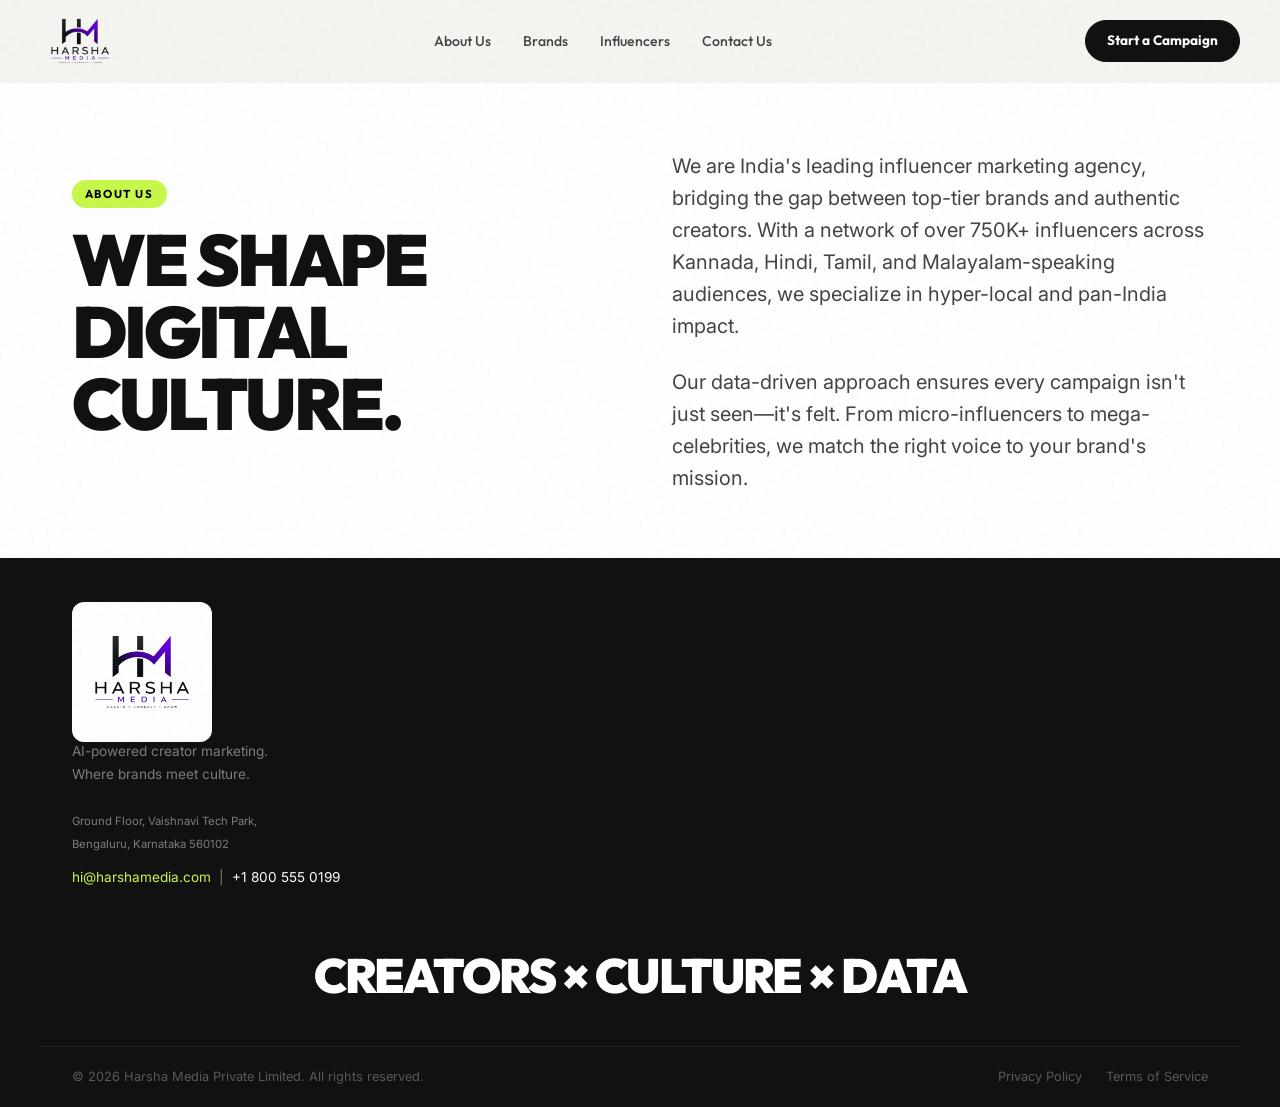
<file: about.html>
<!DOCTYPE html>
<html lang="en">
<head>
  <meta charset="UTF-8" />
  <meta name="viewport" content="width=device-width, initial-scale=1.0" />
  <title>Harsha Media — Premium Influencer Marketing Agency</title>
  <meta name="description" content="Leading influencer marketing agency in India with 750K+ creators network. Drive 10X better reach with Nano, Micro, Macro, Mega influencer to celebrity campaigns." />
  <link rel="preconnect" href="https://fonts.googleapis.com" />
  <link rel="preconnect" href="https://fonts.gstatic.com" crossorigin />
  <link href="https://fonts.googleapis.com/css2?family=Outfit:wght@300;400;500;600;700;800;900&family=Inter:wght@300;400;500;600&display=swap" rel="stylesheet" />
  <link rel="stylesheet" href="styles.css?v=3" />
</head>
<body style="position: relative;">
  <div class="noise-overlay"></div>

<!-- ================= NAV ================= -->
  <nav class="navbar" id="navbar">
    <div class="nav-container">
      <a href="index.html" class="nav-logo-wrap" id="nav-logo" aria-label="Harsha Media Home" style="text-decoration: none; display: flex; align-items: center;">
        <img src="harsha_logo.png" alt="Harsha Media Logo" style="height: 80px; margin: -15px 0; mix-blend-mode: multiply;" onerror="this.style.display='none'; this.nextElementSibling.style.display='block';" />
        <div class="logo-text" style="display:none; font-family: var(--font); font-size: 1.5rem; font-weight: 900; letter-spacing: -0.05em; color: var(--black);">HARSHA MEDIA</div>
      </a>
      <ul class="nav-links" id="nav-links">
        <li><a href="about.html">About Us</a></li>
        <li><a href="brands.html">Brands</a></li>
        <li><a href="influencers.html">Influencers</a></li>
        <li><a href="index.html#contact">Contact Us</a></li>
      </ul>
      <a href="#campaign-builder" class="btn-outline nav-cta" id="nav-cta" aria-label="Start a Campaign">Start a Campaign</a>
      <button class="hamburger" id="hamburger" aria-label="Toggle Menu">
        <span></span><span></span><span></span>
      </button>
    </div>
  </nav>


  <!-- ================= ABOUT HERO ================= -->
  <section class="hero page-hero">
    <div class="section-container" style="max-width: 1200px; margin: 0 auto;">
      <div class="about-grid">
        <div>
          <div class="section-eyebrow lime reveal">About Us</div>
          <h1 class="hero-title page-title reveal">
            WE SHAPE DIGITAL <span class="accent">CULTURE.</span>
          </h1>
        </div>
        <div class="reveal reveal-delay-1">
          <p style="font-size: 1.25rem; line-height: 1.6; color: var(--gray); margin-bottom: 1.5rem;">
            We are India's leading influencer marketing agency, bridging the gap between top-tier brands and authentic creators. With a network of over 750K+ influencers across Kannada, Hindi, Tamil, and Malayalam-speaking audiences, we specialize in hyper-local and pan-India impact.
          </p>
          <p style="font-size: 1.25rem; line-height: 1.6; color: var(--gray);">
            Our data-driven approach ensures every campaign isn't just seen—it's felt. From micro-influencers to mega-celebrities, we match the right voice to your brand's mission.
          </p>
        </div>
      </div>
    </div>
  </section>


<!-- ================= FOOTER ================= -->
  <footer class="footer" id="footer">
    <div class="footer-container">
      <div class="footer-brand">
        <a href="#" class="footer-logo-wrap" aria-label="Harsha Media Home" style="text-decoration: none;">
          <img src="harsha_logo.png" alt="Harsha Media Logo" style="height: 140px; background-color: white; border-radius: 12px; padding: 5px; margin: -20px 0;" onerror="this.style.display='none'; this.nextElementSibling.style.display='block';" />
          <div class="logo-text" style="display:none; font-family: var(--font); font-size: 2rem; font-weight: 900; letter-spacing: -0.05em; color: #fff;">HARSHA MEDIA</div>
          <span class="footer-logo-text" style="display:none;">Harsha Media</span>
        </a>
        <p class="footer-tagline">AI-powered creator marketing.<br />Where brands meet culture.<br /><br />
        <small>Ground Floor, Vaishnavi Tech Park,<br />Bengaluru, Karnataka 560102</small></p>
        <p class="footer-email"><a href="mailto:hi@harshamedia.com" style="color: var(--lime);">hi@harshamedia.com</a> &nbsp;|&nbsp; <a href="tel:+18005550199" style="color: #fff; text-decoration: none;">+1 800 555 0199</a></p>
      </div>
    </div>
    <div style="text-align: center; font-family: var(--font); font-size: 3rem; font-weight: 900; letter-spacing: -0.04em; margin-bottom: 2rem; color: #fff;">CREATORS × CULTURE × DATA</div>
    <div class="footer-bottom">
      <span>© 2026 Harsha Media Private Limited. All rights reserved.</span>
      <div class="footer-legal">
        <a href="#">Privacy Policy</a>
        <a href="#">Terms of Service</a>
      </div>
    </div>
  </footer>

  <script src="script.js"></script>
  <script>
    document.addEventListener('DOMContentLoaded', () => {
      // Reveal animations
      const observer = new IntersectionObserver((entries) => {
        entries.forEach(entry => {
          if (entry.isIntersecting) {
            entry.target.classList.add('visible');
          }
        });
      }, { threshold: 0.1, rootMargin: "0px 0px -50px 0px" });

      document.querySelectorAll('.reveal').forEach(el => observer.observe(el));

      // Magnetic Buttons
      const magneticBtns = document.querySelectorAll('.btn-primary, .btn-ghost, .btn-outline, .nav-cta, .co-btn');
      magneticBtns.forEach(btn => {
        btn.addEventListener('mousemove', (e) => {
          const rect = btn.getBoundingClientRect();
          const x = e.clientX - rect.left - rect.width / 2;
          const y = e.clientY - rect.top - rect.height / 2;
          btn.style.transform = `translate(${x * 0.3}px, ${y * 0.3}px)`;
        });
        btn.addEventListener('mouseleave', () => {
          btn.style.transform = 'translate(0px, 0px)';
        });
      });

      // Navbar scroll effect
      const navbar = document.getElementById('navbar');
      window.addEventListener('scroll', () => {
        if (window.scrollY > 50) {
          navbar.classList.add('scrolled');
        } else {
          navbar.classList.remove('scrolled');
        }
      });

      // Path steps interaction (Scroll-driven)
      const scrollSteps = document.querySelectorAll('.scroll-step');
      const mockUIs = document.querySelectorAll('.mock-ui');
      
      if(scrollSteps.length > 0) {
        const stepObserver = new IntersectionObserver((entries) => {
          entries.forEach(entry => {
            if (entry.isIntersecting) {
              const stepNum = entry.target.getAttribute('data-step');
              
              scrollSteps.forEach(s => s.classList.remove('active'));
              entry.target.classList.add('active');
              
              mockUIs.forEach(ui => ui.classList.remove('active'));
              const targetUI = document.getElementById(`ui-${stepNum}`);
              if(targetUI) targetUI.classList.add('active');
            }
          });
        }, { threshold: 0.5, rootMargin: "0px 0px -10% 0px" });

        scrollSteps.forEach(step => stepObserver.observe(step));
      }

      // Services interaction
      const serviceItems = document.querySelectorAll('.service-item');
      serviceItems.forEach(item => {
          item.addEventListener('mouseenter', () => {
              serviceItems.forEach(s => s.classList.remove('active'));
              item.classList.add('active');
          });
      });
      
      // Smooth scrolling for anchor links
      document.querySelectorAll('a[href^="#"]').forEach(anchor => {
        anchor.addEventListener('click', function (e) {
            e.preventDefault();
            const targetId = this.getAttribute('href');
            if(targetId === '#') return;
            const target = document.querySelector(targetId);
            if(target) {
                target.scrollIntoView({
                    behavior: 'smooth'
                });
            }
        });
      });
      // Campaign Builder Logic
      const cbGoals = document.querySelectorAll('#cb-goal .cb-pill');
      const cbAudiences = document.querySelectorAll('#cb-audience .cb-pill');
      const cbCategories = document.querySelectorAll('#cb-category .cb-pill');
      const budgetRange = document.getElementById('budgetRange');
      const budgetDisplay = document.getElementById('budgetDisplay');
      const strategyTitle = document.getElementById('strategyTitle');
      const statCreators = document.getElementById('cb-stat-creators');
      const statReach = document.getElementById('cb-stat-reach');

      function updateStrategy() {
        const activeGoal = document.querySelector('#cb-goal .cb-pill.active').textContent;
        const activeAudience = document.querySelector('#cb-audience .cb-pill.active').textContent;
        const activeCategory = document.querySelector('#cb-category .cb-pill.active').textContent;
        const budget = budgetRange.value;
        
        budgetDisplay.textContent = `₹${budget}L`;
        strategyTitle.textContent = `High-Impact ${activeAudience} ${activeGoal}`;
        
        const creators = Math.floor(budget * 2.5);
        const reach = (budget * 0.15).toFixed(1);
        
        statCreators.textContent = `${creators}+`;
        statReach.textContent = `${reach}M`;
      }

      function setupPills(pills) {
        pills.forEach(pill => {
          pill.addEventListener('click', () => {
            pills.forEach(p => p.classList.remove('active'));
            pill.classList.add('active');
            updateStrategy();
          });
        });
      }

      setupPills(cbGoals);
      setupPills(cbAudiences);
      setupPills(cbCategories);
      if(budgetRange) budgetRange.addEventListener('input', updateStrategy);

      // Backers Interactive Logic
      const biItems = document.querySelectorAll('.bi-item');
      const biMainImg = document.getElementById('bi-main-img');
      const biMainName = document.getElementById('bi-main-name');
      const biMainTitle = document.getElementById('bi-main-title');

      biItems.forEach(item => {
        item.addEventListener('mouseenter', () => {
          biItems.forEach(i => i.classList.remove('active'));
          item.classList.add('active');
          
          biMainImg.style.opacity = '0';
          setTimeout(() => {
            biMainImg.src = item.getAttribute('data-img');
            biMainImg.alt = item.getAttribute('data-name');
            biMainName.textContent = item.getAttribute('data-name');
            biMainTitle.innerHTML = item.getAttribute('data-title');
            biMainImg.style.opacity = '1';
          }, 150);
        });
      });
    });
  </script>

</body>
</html>
</file>
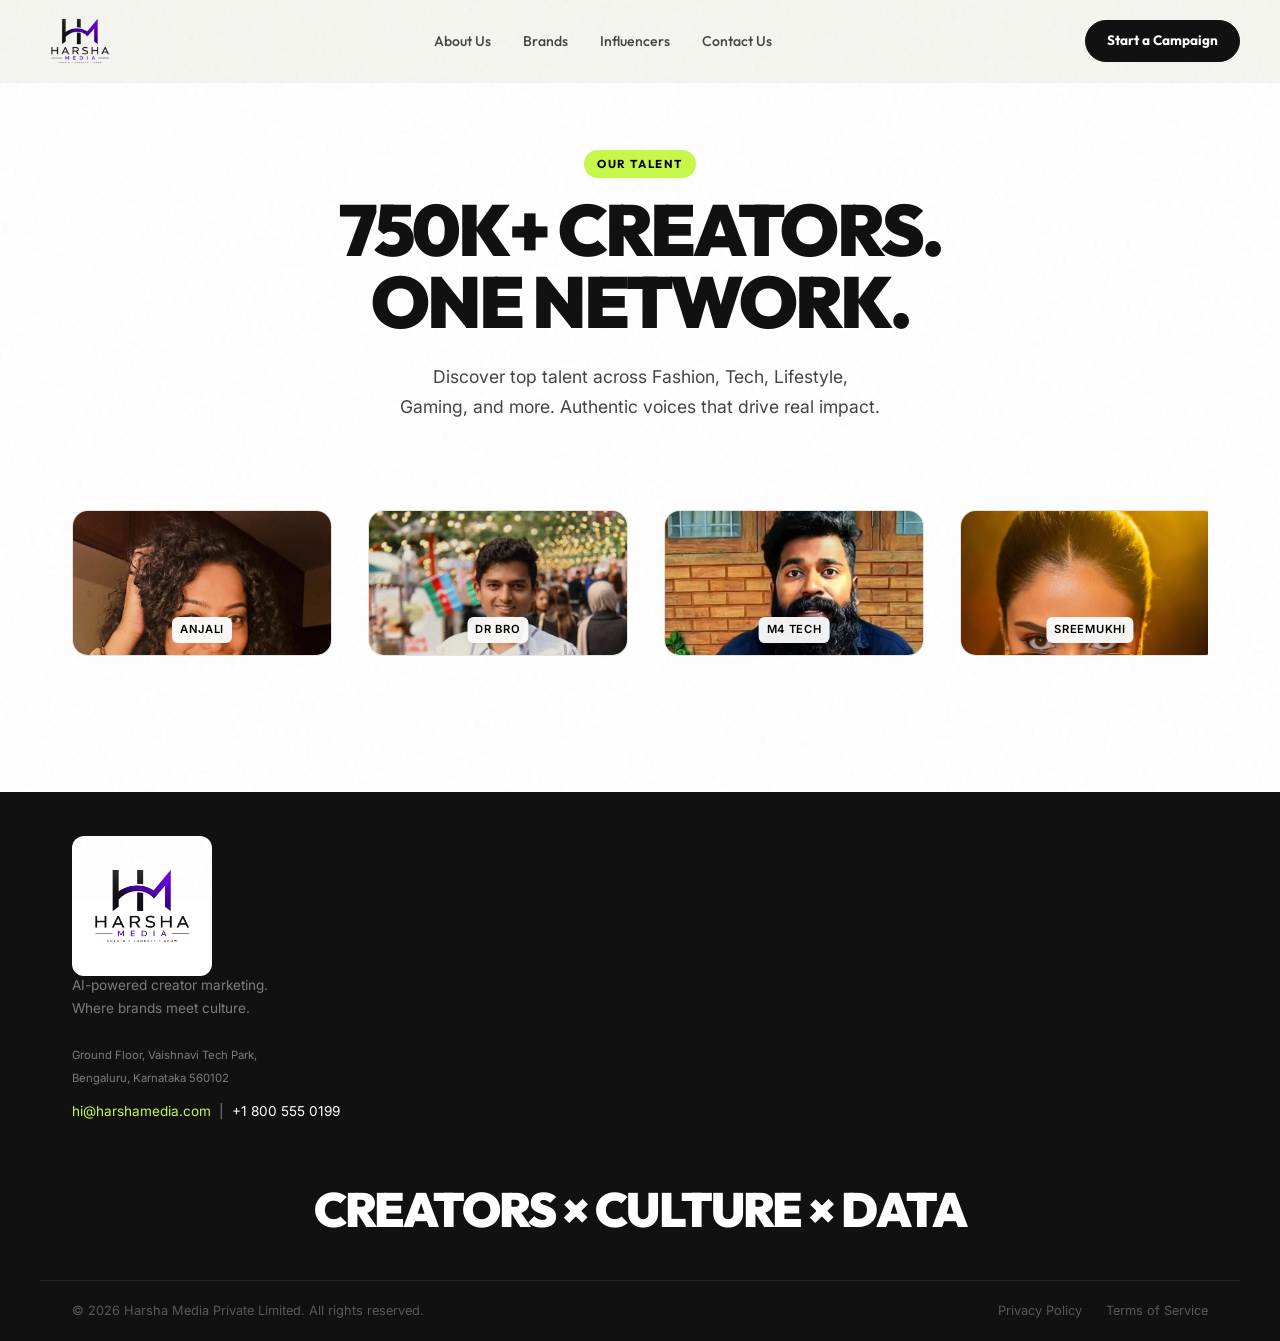
<file: influencers.html>
<!DOCTYPE html>
<html lang="en">
<head>
  <meta charset="UTF-8" />
  <meta name="viewport" content="width=device-width, initial-scale=1.0" />
  <title>Harsha Media — Premium Influencer Marketing Agency</title>
  <meta name="description" content="Leading influencer marketing agency in India with 750K+ creators network. Drive 10X better reach with Nano, Micro, Macro, Mega influencer to celebrity campaigns." />
  <link rel="preconnect" href="https://fonts.googleapis.com" />
  <link rel="preconnect" href="https://fonts.gstatic.com" crossorigin />
  <link href="https://fonts.googleapis.com/css2?family=Outfit:wght@300;400;500;600;700;800;900&family=Inter:wght@300;400;500;600&display=swap" rel="stylesheet" />
  <link rel="stylesheet" href="styles.css?v=3" />
</head>
<body style="position: relative;">
  <div class="noise-overlay"></div>

<!-- ================= NAV ================= -->
  <nav class="navbar" id="navbar">
    <div class="nav-container">
      <a href="index.html" class="nav-logo-wrap" id="nav-logo" aria-label="Harsha Media Home" style="text-decoration: none; display: flex; align-items: center;">
        <img src="harsha_logo.png" alt="Harsha Media Logo" style="height: 80px; margin: -15px 0; mix-blend-mode: multiply;" onerror="this.style.display='none'; this.nextElementSibling.style.display='block';" />
        <div class="logo-text" style="display:none; font-family: var(--font); font-size: 1.5rem; font-weight: 900; letter-spacing: -0.05em; color: var(--black);">HARSHA MEDIA</div>
      </a>
      <ul class="nav-links" id="nav-links">
        <li><a href="about.html">About Us</a></li>
        <li><a href="brands.html">Brands</a></li>
        <li><a href="influencers.html">Influencers</a></li>
        <li><a href="index.html#contact">Contact Us</a></li>
      </ul>
      <a href="#campaign-builder" class="btn-outline nav-cta" id="nav-cta" aria-label="Start a Campaign">Start a Campaign</a>
      <button class="hamburger" id="hamburger" aria-label="Toggle Menu">
        <span></span><span></span><span></span>
      </button>
    </div>
  </nav>


  <!-- ================= INFLUENCERS HERO ================= -->
  <section class="hero page-hero">
    <div class="section-container" style="max-width: 1200px; margin: 0 auto; text-align: center;">
      <div class="section-eyebrow lime reveal">Our Talent</div>
      <h1 class="hero-title page-title reveal">
        750K+ CREATORS.<br/><span class="accent">ONE NETWORK.</span>
      </h1>
      <p class="hero-subtitle reveal reveal-delay-1" style="margin: 0 auto 3rem; max-width: 600px;">
        Discover top talent across Fashion, Tech, Lifestyle, Gaming, and more. Authentic voices that drive real impact.
      </p>
      
      <div class="creator-marquee-container" style="margin-top: 4rem;">
          <div class="creator-marquee-row" style="animation-duration: 20s;">
            <!-- Block 1 -->
            <div class="creator-card">
              <img src="anjali.jpg" alt="Anjali" loading="lazy" />
              <div class="creator-label">ANJALI</div>
            </div>
            <div class="creator-card">
              <img src="drbro.jpg" alt="Dr Bro" loading="lazy" />
              <div class="creator-label">DR BRO</div>
            </div>
            <div class="creator-card">
              <img src="m4tech.jpg" alt="M4 Tech" loading="lazy" />
              <div class="creator-label">M4 TECH</div>
            </div>
            <div class="creator-card">
              <img src="sreemukhi.jpg" alt="Sreemukhi" loading="lazy" />
              <div class="creator-label">SREEMUKHI</div>
            </div>
            <!-- Block 2 -->
            <div class="creator-card">
              <img src="anjali.jpg" alt="Anjali" loading="lazy" />
              <div class="creator-label">ANJALI</div>
            </div>
            <div class="creator-card">
              <img src="drbro.jpg" alt="Dr Bro" loading="lazy" />
              <div class="creator-label">DR BRO</div>
            </div>
            <div class="creator-card">
              <img src="m4tech.jpg" alt="M4 Tech" loading="lazy" />
              <div class="creator-label">M4 TECH</div>
            </div>
            <div class="creator-card">
              <img src="sreemukhi.jpg" alt="Sreemukhi" loading="lazy" />
              <div class="creator-label">SREEMUKHI</div>
            </div>
          </div>
      </div>
    </div>
  </section>


<!-- ================= FOOTER ================= -->
  <footer class="footer" id="footer">
    <div class="footer-container">
      <div class="footer-brand">
        <a href="#" class="footer-logo-wrap" aria-label="Harsha Media Home" style="text-decoration: none;">
          <img src="harsha_logo.png" alt="Harsha Media Logo" style="height: 140px; background-color: white; border-radius: 12px; padding: 5px; margin: -20px 0;" onerror="this.style.display='none'; this.nextElementSibling.style.display='block';" />
          <div class="logo-text" style="display:none; font-family: var(--font); font-size: 2rem; font-weight: 900; letter-spacing: -0.05em; color: #fff;">HARSHA MEDIA</div>
          <span class="footer-logo-text" style="display:none;">Harsha Media</span>
        </a>
        <p class="footer-tagline">AI-powered creator marketing.<br />Where brands meet culture.<br /><br />
        <small>Ground Floor, Vaishnavi Tech Park,<br />Bengaluru, Karnataka 560102</small></p>
        <p class="footer-email"><a href="mailto:hi@harshamedia.com" style="color: var(--lime);">hi@harshamedia.com</a> &nbsp;|&nbsp; <a href="tel:+18005550199" style="color: #fff; text-decoration: none;">+1 800 555 0199</a></p>
      </div>
    </div>
    <div style="text-align: center; font-family: var(--font); font-size: 3rem; font-weight: 900; letter-spacing: -0.04em; margin-bottom: 2rem; color: #fff;">CREATORS × CULTURE × DATA</div>
    <div class="footer-bottom">
      <span>© 2026 Harsha Media Private Limited. All rights reserved.</span>
      <div class="footer-legal">
        <a href="#">Privacy Policy</a>
        <a href="#">Terms of Service</a>
      </div>
    </div>
  </footer>

  <script src="script.js"></script>
  <script>
    document.addEventListener('DOMContentLoaded', () => {
      // Reveal animations
      const observer = new IntersectionObserver((entries) => {
        entries.forEach(entry => {
          if (entry.isIntersecting) {
            entry.target.classList.add('visible');
          }
        });
      }, { threshold: 0.1, rootMargin: "0px 0px -50px 0px" });

      document.querySelectorAll('.reveal').forEach(el => observer.observe(el));

      // Magnetic Buttons
      const magneticBtns = document.querySelectorAll('.btn-primary, .btn-ghost, .btn-outline, .nav-cta, .co-btn');
      magneticBtns.forEach(btn => {
        btn.addEventListener('mousemove', (e) => {
          const rect = btn.getBoundingClientRect();
          const x = e.clientX - rect.left - rect.width / 2;
          const y = e.clientY - rect.top - rect.height / 2;
          btn.style.transform = `translate(${x * 0.3}px, ${y * 0.3}px)`;
        });
        btn.addEventListener('mouseleave', () => {
          btn.style.transform = 'translate(0px, 0px)';
        });
      });

      // Navbar scroll effect
      const navbar = document.getElementById('navbar');
      window.addEventListener('scroll', () => {
        if (window.scrollY > 50) {
          navbar.classList.add('scrolled');
        } else {
          navbar.classList.remove('scrolled');
        }
      });

      // Path steps interaction (Scroll-driven)
      const scrollSteps = document.querySelectorAll('.scroll-step');
      const mockUIs = document.querySelectorAll('.mock-ui');
      
      if(scrollSteps.length > 0) {
        const stepObserver = new IntersectionObserver((entries) => {
          entries.forEach(entry => {
            if (entry.isIntersecting) {
              const stepNum = entry.target.getAttribute('data-step');
              
              scrollSteps.forEach(s => s.classList.remove('active'));
              entry.target.classList.add('active');
              
              mockUIs.forEach(ui => ui.classList.remove('active'));
              const targetUI = document.getElementById(`ui-${stepNum}`);
              if(targetUI) targetUI.classList.add('active');
            }
          });
        }, { threshold: 0.5, rootMargin: "0px 0px -10% 0px" });

        scrollSteps.forEach(step => stepObserver.observe(step));
      }

      // Services interaction
      const serviceItems = document.querySelectorAll('.service-item');
      serviceItems.forEach(item => {
          item.addEventListener('mouseenter', () => {
              serviceItems.forEach(s => s.classList.remove('active'));
              item.classList.add('active');
          });
      });
      
      // Smooth scrolling for anchor links
      document.querySelectorAll('a[href^="#"]').forEach(anchor => {
        anchor.addEventListener('click', function (e) {
            e.preventDefault();
            const targetId = this.getAttribute('href');
            if(targetId === '#') return;
            const target = document.querySelector(targetId);
            if(target) {
                target.scrollIntoView({
                    behavior: 'smooth'
                });
            }
        });
      });
      // Campaign Builder Logic
      const cbGoals = document.querySelectorAll('#cb-goal .cb-pill');
      const cbAudiences = document.querySelectorAll('#cb-audience .cb-pill');
      const cbCategories = document.querySelectorAll('#cb-category .cb-pill');
      const budgetRange = document.getElementById('budgetRange');
      const budgetDisplay = document.getElementById('budgetDisplay');
      const strategyTitle = document.getElementById('strategyTitle');
      const statCreators = document.getElementById('cb-stat-creators');
      const statReach = document.getElementById('cb-stat-reach');

      function updateStrategy() {
        const activeGoal = document.querySelector('#cb-goal .cb-pill.active').textContent;
        const activeAudience = document.querySelector('#cb-audience .cb-pill.active').textContent;
        const activeCategory = document.querySelector('#cb-category .cb-pill.active').textContent;
        const budget = budgetRange.value;
        
        budgetDisplay.textContent = `₹${budget}L`;
        strategyTitle.textContent = `High-Impact ${activeAudience} ${activeGoal}`;
        
        const creators = Math.floor(budget * 2.5);
        const reach = (budget * 0.15).toFixed(1);
        
        statCreators.textContent = `${creators}+`;
        statReach.textContent = `${reach}M`;
      }

      function setupPills(pills) {
        pills.forEach(pill => {
          pill.addEventListener('click', () => {
            pills.forEach(p => p.classList.remove('active'));
            pill.classList.add('active');
            updateStrategy();
          });
        });
      }

      setupPills(cbGoals);
      setupPills(cbAudiences);
      setupPills(cbCategories);
      if(budgetRange) budgetRange.addEventListener('input', updateStrategy);

      // Backers Interactive Logic
      const biItems = document.querySelectorAll('.bi-item');
      const biMainImg = document.getElementById('bi-main-img');
      const biMainName = document.getElementById('bi-main-name');
      const biMainTitle = document.getElementById('bi-main-title');

      biItems.forEach(item => {
        item.addEventListener('mouseenter', () => {
          biItems.forEach(i => i.classList.remove('active'));
          item.classList.add('active');
          
          biMainImg.style.opacity = '0';
          setTimeout(() => {
            biMainImg.src = item.getAttribute('data-img');
            biMainImg.alt = item.getAttribute('data-name');
            biMainName.textContent = item.getAttribute('data-name');
            biMainTitle.innerHTML = item.getAttribute('data-title');
            biMainImg.style.opacity = '1';
          }, 150);
        });
      });
    });
  </script>

</body>
</html>
</file>
<file: styles.css>
/* INFLUENCE - LIGHT EDITORIAL REDESIGN */
*, *::before, *::after { box-sizing: border-box; margin: 0; padding: 0; }
:root {
  --bg: #f5f5f0; --bg-white: #ffffff; --bg-card: #f0f0eb;
  --lime: #c8f84b; --lime-dark: #a8d832; --lime-soft: #eefabb;
  --black: #111111; --black2: #1c1c1c; --gray: #444444; /* Darkened for better contrast/a11y */
  --gray-light: #666666; /* Darkened for better contrast/a11y */
  --border: #e2e2de; --border-dark: #c8c8c0; --teal: #2a6e5e;
  --shadow-sm: 0 2px 12px rgba(0,0,0,0.07); --shadow-md: 0 8px 32px rgba(0,0,0,0.10); --shadow-lg: 0 20px 60px rgba(0,0,0,0.13);
  --radius-sm: 10px; --radius: 16px; --radius-lg: 24px; --radius-xl: 32px;
  --font: 'Outfit', sans-serif; --font-body: 'Inter', sans-serif;
  --transition: 0.3s cubic-bezier(0.25,0.46,0.45,0.94);
}
html { scroll-behavior: smooth; font-size: 16px; overflow-x: hidden; width: 100%; }
body { font-family: var(--font-body); background: var(--bg); color: var(--black); overflow-x: hidden; width: 100%; position: relative; -webkit-font-smoothing: antialiased; line-height: 1.6; }
::-webkit-scrollbar { width: 4px; } ::-webkit-scrollbar-track { background: var(--bg); } ::-webkit-scrollbar-thumb { background: var(--lime-dark); border-radius: 2px; }
::selection { background: var(--lime); color: #000; }
.noise-overlay { position: fixed; inset: 0; pointer-events: none; z-index: 9999; opacity: 0.05; background-image: url("data:image/svg+xml,%3Csvg viewBox='0 0 200 200' xmlns='http://www.w3.org/2000/svg'%3E%3Cfilter id='noiseFilter'%3E%3CfeTurbulence type='fractalNoise' baseFrequency='0.85' numOctaves='3' stitchTiles='stitch'/%3E%3C/filter%3E%3Crect width='100%25' height='100%25' filter='url(%23noiseFilter)'/%3E%3C/svg%3E"); mix-blend-mode: multiply; }
.section-container { width: 100%; max-width: 1200px; margin: 0 auto; padding: 0 2rem; min-width: 0; }
.section-eyebrow { display: inline-flex; align-items: center; gap: 0.5rem; font-family: var(--font); font-size: 0.72rem; font-weight: 700; letter-spacing: 0.14em; text-transform: uppercase; color: var(--gray); margin-bottom: 1rem; }
.section-eyebrow.lime { color: #000; background: var(--lime); padding: 0.3rem 0.8rem; border-radius: 100px; }
.section-title { font-family: var(--font); font-size: clamp(2rem,4.5vw,3.6rem); font-weight: 800; line-height: 1.1; letter-spacing: -0.03em; color: var(--black); margin-bottom: 0.9rem; }
.section-title .accent { color: var(--lime-dark); }
.section-sub { font-size: 1rem; color: var(--gray); max-width: 520px; margin-bottom: 3rem; line-height: 1.7; }
.btn-primary { display: inline-flex; align-items: center; gap: 0.5rem; background: var(--lime); color: var(--black); font-family: var(--font); font-size: 0.9rem; font-weight: 700; padding: 0.75rem 1.5rem; border-radius: 100px; text-decoration: none; border: none; cursor: pointer; transition: var(--transition); white-space: nowrap; box-shadow: 0 2px 0 var(--lime-dark); }
.btn-primary:hover { background: var(--lime-dark); transform: translateY(-2px); box-shadow: 0 4px 0 #8fbf25; }
.btn-ghost { display: inline-flex; align-items: center; gap: 0.5rem; background: transparent; color: var(--black); font-family: var(--font); font-size: 0.9rem; font-weight: 600; padding: 0.75rem 1.5rem; border-radius: 100px; text-decoration: none; border: 1.5px solid var(--border-dark); transition: var(--transition); cursor: pointer; }
.btn-ghost:hover { border-color: var(--black); background: var(--black); color: #fff; }
.btn-outline { display: inline-flex; align-items: center; gap: 0.5rem; background: transparent; color: var(--black); font-family: var(--font); font-size: 0.9rem; font-weight: 600; padding: 0.75rem 1.6rem; border-radius: 100px; text-decoration: none; border: 1.5px solid var(--black); transition: var(--transition); cursor: pointer; }
.btn-outline:hover { background: var(--black); color: #fff; }
.btn-arrow { display: inline-flex; align-items: center; justify-content: center; width: 24px; height: 24px; background: rgba(0,0,0,0.12); border-radius: 50%; font-size: 0.8rem; }
/* NAVBAR */
.navbar { position: fixed; top: 0; left: 0; right: 0; z-index: 999; padding: 1rem 2rem; background: rgba(245,245,240,0.92); backdrop-filter: blur(16px); border-bottom: 1px solid transparent; transition: var(--transition); }
.navbar.scrolled { border-bottom-color: var(--border); box-shadow: var(--shadow-sm); background: rgba(255,255,255,0.97); }
.nav-container { max-width: 1200px; margin: 0 auto; display: flex; align-items: center; justify-content: space-between; gap: 2rem; }
.nav-logo-wrap { display: flex; align-items: center; gap: 0.5rem; text-decoration: none; }
.logo-img { width: 32px; height: 32px; object-fit: contain; border-radius: 8px; }
.logo-symbol { display: inline-flex; align-items: center; justify-content: center; width: 28px; height: 28px; background: var(--lime); border-radius: 6px; font-weight: 900; font-size: 0.9rem; color: #000; }
.logo-text { font-family: var(--font); font-size: 1.1rem; font-weight: 800; color: var(--black); letter-spacing: -0.02em; }
.logo-k { color: var(--lime-dark); }
.nav-links { display: flex; align-items: center; gap: 2rem; list-style: none; flex: 1; justify-content: center; }
.nav-links a { font-family: var(--font); font-size: 0.88rem; font-weight: 500; color: var(--gray); text-decoration: none; transition: var(--transition); }
.nav-links a:hover { color: var(--black); }
.nav-cta { font-family: var(--font); font-size: 0.85rem; font-weight: 700; background: var(--black); color: #fff; padding: 0.6rem 1.3rem; border-radius: 100px; text-decoration: none; transition: var(--transition); white-space: nowrap; }
.nav-cta:hover { background: var(--black2); transform: translateY(-1px); }
.hamburger { display: none; flex-direction: column; gap: 5px; background: none; border: none; cursor: pointer; padding: 4px; }
.hamburger span { display: block; width: 22px; height: 2px; background: var(--black); border-radius: 2px; transition: var(--transition); }
/* HERO */
.hero { padding: 7rem 0 0; background: var(--bg-white); display: flex; flex-direction: column; position: relative; overflow: hidden; }
.hero-container { flex: 1; max-width: 1200px; width: 100%; min-width: 0; margin: 0 auto; padding-bottom: 4rem; position: relative; z-index: 2; text-align: center; }
.hero-particles { position: absolute; inset: 0; pointer-events: none; z-index: 0; overflow: hidden; }
.particle { position: absolute; border-radius: 50%; background: var(--lime); opacity: 0.25; animation: particleFloat linear infinite; }
@keyframes particleFloat { 0% { transform: translateY(100vh) scale(0); opacity: 0; } 10% { opacity: 0.25; } 90% { opacity: 0.08; } 100% { transform: translateY(-100px) scale(1); opacity: 0; } }
.hero-content { text-align: center; display: flex; flex-direction: column; align-items: center; }
.hero-eyebrow { display: inline-flex; align-items: center; gap: 0.4rem; font-family: var(--font); font-size: 0.75rem; font-weight: 700; letter-spacing: 0.12em; text-transform: uppercase; background: var(--lime); color: var(--black); padding: 0.35rem 1rem; border-radius: 100px; margin-bottom: 2rem; }
.eyebrow-plus { font-size: 1rem; font-weight: 900; }
.hero-title { font-family: var(--font); font-size: clamp(1.4rem, 4.5vw, 3.2rem); font-weight: 900; line-height: 1.05; letter-spacing: -0.04em; color: var(--black); margin-bottom: 1.25rem; }
.hero-subtitle { font-size: 1.1rem; color: var(--gray); max-width: 650px; margin-bottom: 2rem; line-height: 1.7; text-align: center; text-wrap: balance; }
.hero-actions { display: flex; align-items: center; gap: 1rem; margin-bottom: 0; }
.trust-label { font-size: 0.78rem; color: var(--gray); font-weight: 500; }
.trust-avatars { display: flex; }
.ta { width: 30px; height: 30px; border-radius: 50%; border: 2px solid #fff; margin-left: -8px; }
.ta:first-child { margin-left: 0; }
.ta1 { background: linear-gradient(135deg,#ff9a56,#ff6b35); }
.ta2 { background: linear-gradient(135deg,#4facfe,#00f2fe); }
.ta3 { background: linear-gradient(135deg,var(--lime),var(--lime-dark)); }
.ta4 { background: linear-gradient(135deg,#fa709a,#fee140); }
.ta5 { background: linear-gradient(135deg,#a18cd1,#fbc2eb); }
/* HERO REELS & BADGES */
.hero-reels { position: relative; height: 500px; display: flex; justify-content: center; align-items: center; }
.hero-reel { position: absolute; width: 220px; height: 380px; border-radius: 20px; overflow: hidden; box-shadow: var(--shadow-lg); transition: var(--transition); border: 2px solid var(--bg-white); background: var(--bg); }
.hero-reel:hover { z-index: 10 !important; transform: scale(1.05) !important; }
.hr-img { width: 100%; height: 100%; object-fit: cover; display: block; }
.hr-overlay { position: absolute; bottom: 0; left: 0; right: 0; padding: 1rem; background: linear-gradient(to top, rgba(0,0,0,0.8), transparent); color: #fff; display: flex; justify-content: flex-end; }
.hr-ui { display: flex; align-items: center; gap: 0.3rem; font-size: 0.8rem; font-weight: 700; font-family: var(--font); }
.hr-icon { font-size: 1.1rem; }
.hr1 { transform: rotate(-8deg) translateX(-100px); z-index: 1; }
.hr2 { transform: rotate(0deg) translateY(-20px); z-index: 2; width: 240px; height: 420px; }
.hr3 { transform: rotate(8deg) translateX(100px); z-index: 1; }

.floating-badge { position: absolute; background: rgba(255,255,255,0.95); backdrop-filter: blur(8px); padding: 0.6rem 1.2rem; border-radius: 100px; font-family: var(--font); font-size: 0.8rem; font-weight: 800; color: var(--black); box-shadow: var(--shadow-md); z-index: 5; border: 1px solid var(--border); }
.badge-1 { top: 10%; left: -5%; animation: float 6s ease-in-out infinite; }
.badge-2 { bottom: 15%; right: -5%; animation: float 7s ease-in-out infinite 1s; }
.badge-3 { top: 40%; right: -15%; background: var(--lime); border-color: var(--lime-dark); animation: float 5s ease-in-out infinite 2s; }
@keyframes float { 0% { transform: translateY(0); } 50% { transform: translateY(-10px); } 100% { transform: translateY(0); } }

/* TRUSTED BY */
.trusted { padding: 8rem 0; background: var(--bg-white); border-top: 1px solid var(--border); overflow: hidden; }
.trusted-header { text-align: center; margin-bottom: 5rem; }
.trusted-header .section-eyebrow { font-family: var(--font); font-size: 0.85rem; font-weight: 800; letter-spacing: 0.15em; text-transform: uppercase; color: var(--gray); margin-bottom: 1.5rem; }
.trusted-header h2 { font-family: var(--font); font-size: clamp(2rem, 5vw, 3.5rem); font-weight: 900; letter-spacing: -0.02em; color: var(--black); line-height: 1.1; margin: 0; }

.marquee-wrapper { position: relative; display: flex; flex-direction: column; gap: 4rem; padding: 2rem 0; }
.marquee-wrapper::before, .marquee-wrapper::after { display: none; }

.marquee-row { display: flex; align-items: center; white-space: nowrap; width: max-content; transition: animation-play-state 0.3s; }
.marquee-wrapper:hover .marquee-row { animation-play-state: paused; }

.marquee-row-1 { animation: marqueeScroll 45s linear infinite; }
.marquee-row-2 { animation: marqueeScrollReverse 45s linear infinite; }

@keyframes marqueeScroll { from { transform: translateX(0); } to { transform: translateX(-50%); } }
@keyframes marqueeScrollReverse { from { transform: translateX(-50%); } to { transform: translateX(0); } }

.brand-item { font-family: var(--font); font-size: 1.5rem; font-weight: 800; color: var(--black); letter-spacing: 0.02em; padding: 0 4rem; text-transform: uppercase; opacity: 0.5; transition: opacity 0.4s ease; cursor: default; }
.brand-item:hover { opacity: 1; }

/* CREATOR TRENDS */
.trends { background: var(--black); color: #fff; padding: 8rem 0; overflow: hidden; position: relative; }
.trends-container { max-width: 1200px; margin: 0 auto; padding: 0 2rem; }
.trends-header { text-align: left; margin-bottom: 4rem; }
.trends-header h2 { font-family: var(--font); font-size: clamp(2.5rem, 6vw, 4rem); font-weight: 900; letter-spacing: -0.02em; line-height: 1.05; }
.trends-wrapper { display: flex; align-items: center; justify-content: flex-start; gap: 1.5rem; flex-wrap: nowrap; overflow: visible; animation: slowFloatPan 30s ease-in-out infinite alternate; width: max-content; padding-bottom: 1rem; }
.trend-pill { font-family: var(--font); font-size: 1rem; font-weight: 700; letter-spacing: 0.05em; padding: 1.25rem 3rem; border-radius: 100px; border: 1.5px solid rgba(255,255,255,0.15); color: #fff; white-space: nowrap; background: rgba(255,255,255,0.03); backdrop-filter: blur(10px); transition: var(--transition); }
.trend-pill:hover { background: rgba(255,255,255,0.1); border-color: rgba(255,255,255,0.3); transform: translateY(-3px); }
@keyframes slowFloatPan { 0% { transform: translateX(0); } 100% { transform: translateX(-5%); } }
/* STATS */
.stats { padding: 5rem 0; background: var(--bg); border-top: 1px solid var(--border); border-bottom: 1px solid var(--border); }
.stats-container { display: grid; grid-template-columns: repeat(4,1fr); gap: 0; max-width: 1200px; margin: 0 auto; padding: 0 2rem; }
.stat-item { text-align: center; padding: 2rem 1.5rem; border-right: 1px solid var(--border); opacity: 0; transform: translateY(20px); transition: opacity 0.6s ease, transform 0.6s ease; }
.stat-item:last-child { border-right: none; }
.stat-item.visible { opacity: 1; transform: translateY(0); }
.stat-number { display: block; font-family: var(--font); font-size: clamp(2.4rem,5vw,3.8rem); font-weight: 900; letter-spacing: -0.04em; color: var(--black); line-height: 1; margin-bottom: 0.4rem; }
.stat-label { display: block; font-family: var(--font); font-size: 1rem; font-weight: 700; color: var(--black); margin-bottom: 0.3rem; }
.stat-desc { font-size: 0.8rem; color: var(--gray-light); line-height: 1.4; }
.stat-divider { display: none; }
/* PATH */
/* PATH (SCROLL-DRIVEN) */
.path { padding: 7rem 0; background: var(--bg-white); position: relative; }
.path-scroll-grid { display: grid; grid-template-columns: 1fr 1fr; gap: 5rem; position: relative; margin-top: 3rem; align-items: flex-start; }
.path-sticky-col { position: sticky; top: 15vh; height: 70vh; display: flex; align-items: center; justify-content: center; }
.mock-ui-container { position: relative; width: 100%; max-width: 420px; height: 500px; }
.mock-ui { position: absolute; inset: 0; background: var(--bg); border: 1.5px solid var(--border); border-radius: var(--radius-lg); box-shadow: var(--shadow-lg); opacity: 0; transform: translateY(20px); transition: opacity 0.5s ease, transform 0.5s ease; pointer-events: none; overflow: hidden; display: flex; flex-direction: column; }
.mock-ui.active { opacity: 1; transform: translateY(0); pointer-events: auto; z-index: 5; }

/* Mock Browser Header */
.mock-header { display: flex; align-items: center; padding: 1rem 1.25rem; border-bottom: 1px solid var(--border); background: var(--bg-white); }
.mock-dots { display: flex; gap: 6px; margin-right: 1rem; }
.mock-dots span { width: 10px; height: 10px; border-radius: 50%; }
.md-red { background: #ff5f56; } .md-yellow { background: #ffbd2e; } .md-green { background: #27c93f; }
.mock-title { font-family: var(--font); font-size: 0.8rem; font-weight: 700; color: var(--gray); text-transform: uppercase; letter-spacing: 0.05em; }

/* Mock Body */
.mock-body { padding: 1.5rem; flex: 1; display: flex; flex-direction: column; }

/* Discover Mockup */
.mock-search-bar { background: var(--bg-white); border: 1px solid var(--border); padding: 0.75rem 1rem; border-radius: 100px; font-size: 0.85rem; color: var(--gray-light); margin-bottom: 1rem; box-shadow: var(--shadow-sm); }
.mock-pills { display: flex; gap: 0.5rem; margin-bottom: 1.5rem; flex-wrap: wrap; }
.mock-pill { font-size: 0.75rem; font-weight: 600; padding: 0.3rem 0.8rem; background: var(--bg-white); border: 1px solid var(--border); border-radius: 100px; color: var(--gray); }
.mock-pill.active { background: var(--black); color: #fff; border-color: var(--black); }
.mock-table { display: flex; flex-direction: column; gap: 0.5rem; }
.mock-th { display: flex; justify-content: space-between; font-size: 0.7rem; font-weight: 700; color: var(--gray-light); text-transform: uppercase; padding: 0 0.5rem 0.5rem; border-bottom: 1px solid var(--border); margin-bottom: 0.5rem; }
.mock-tr { display: flex; justify-content: space-between; align-items: center; padding: 0.5rem; background: var(--bg-white); border-radius: var(--radius-sm); border: 1px solid transparent; transition: var(--transition); cursor: pointer; box-shadow: var(--shadow-sm); }
.mock-tr:hover { border-color: var(--lime-dark); }
.mtr-creator { display: flex; align-items: center; gap: 0.5rem; font-family: var(--font); font-size: 0.85rem; font-weight: 700; }
.mtr-avatar { width: 32px; height: 32px; border-radius: 50%; background: var(--lime-soft); overflow: hidden; }
.mtr-avatar img { width: 100%; height: 100%; object-fit: cover; }
.mtr-match { font-size: 0.85rem; font-weight: 700; color: var(--lime-dark); }

/* Match Mockup */
.mock-score-ring { position: relative; }
.mock-score-val { position: absolute; top: 50%; left: 50%; transform: translate(-50%, -60%); font-family: var(--font); font-size: 2rem; font-weight: 900; color: var(--black); }
.mock-score-label { position: absolute; top: 50%; left: 50%; transform: translate(-50%, 60%); font-size: 0.65rem; font-weight: 700; color: var(--gray-light); text-transform: uppercase; letter-spacing: 0.1em; }
.mock-bar-row { margin-bottom: 1rem; text-align: left; }
.mock-bar-row span { display: block; font-size: 0.75rem; font-weight: 600; color: var(--gray); margin-bottom: 0.4rem; }
.mock-bar-wrap { height: 6px; background: rgba(0,0,0,0.05); border-radius: 3px; overflow: hidden; }
.mock-bar { height: 100%; background: var(--lime); border-radius: 3px; }

/* Activate Mockup */
.mock-card { background: var(--bg-white); padding: 1rem; border-radius: var(--radius-sm); border: 1px solid var(--border); margin-bottom: 1.5rem; box-shadow: var(--shadow-sm); text-align: left; }
.mock-timeline { display: flex; flex-direction: column; gap: 1rem; position: relative; padding-left: 1rem; margin-bottom: 2rem; }
.mock-timeline::before { content: ''; position: absolute; top: 0; bottom: 0; left: 15px; width: 2px; background: var(--border); }
.mtl-item { position: relative; padding-left: 1.5rem; font-size: 0.85rem; color: var(--gray-light); font-weight: 500; text-align: left; }
.mtl-dot { position: absolute; left: -5px; top: 4px; width: 12px; height: 12px; border-radius: 50%; background: var(--bg); border: 2px solid var(--border); z-index: 2; }
.mtl-item.done { color: var(--black); font-weight: 600; }
.mtl-item.done .mtl-dot { background: var(--lime); border-color: var(--lime-dark); }
.mtl-item.active { color: var(--lime-dark); font-weight: 700; }
.mtl-item.active .mtl-dot { background: var(--bg-white); border-color: var(--lime-dark); box-shadow: 0 0 0 3px rgba(168,216,50,0.2); }
.mock-btn { background: var(--black); color: #fff; border: none; padding: 0.75rem; border-radius: 100px; font-family: var(--font); font-weight: 700; width: 100%; cursor: pointer; transition: var(--transition); }
.mock-btn:hover { background: var(--lime-dark); color: var(--black); }

/* Measure Mockup */
.mock-grid { display: grid; grid-template-columns: 1fr 1fr; gap: 1rem; margin-bottom: 1.5rem; }
.mock-stat-box { background: var(--bg-white); padding: 1rem; border-radius: var(--radius-sm); border: 1px solid var(--border); text-align: center; box-shadow: var(--shadow-sm); }
.msb-val { display: block; font-family: var(--font); font-size: 1.5rem; font-weight: 900; color: var(--black); }
.msb-key { font-size: 0.7rem; color: var(--gray-light); text-transform: uppercase; letter-spacing: 0.05em; font-weight: 700; }
.mock-chart { height: 120px; display: flex; align-items: flex-end; gap: 8px; justify-content: space-between; padding: 1rem; background: var(--bg-white); border-radius: var(--radius-sm); border: 1px solid var(--border); box-shadow: var(--shadow-sm); }
.mc-bar { flex: 1; background: var(--lime); border-radius: 4px 4px 0 0; opacity: 0.8; transition: height 1s ease; }
.mc-bar:hover { opacity: 1; background: var(--lime-dark); }

/* Scrolling Steps Column */
.path-scroll-col { padding: 40vh 0; display: flex; flex-direction: column; }
.scroll-step { min-height: 60vh; display: flex; flex-direction: column; justify-content: center; opacity: 0.2; transition: opacity 0.5s ease; padding-right: 2rem; }
.scroll-step.active { opacity: 1; }
.scroll-step .step-num { font-family: var(--font); font-size: 1rem; font-weight: 800; color: var(--lime-dark); margin-bottom: 1rem; }
.scroll-step .step-title-text { font-family: var(--font); font-size: 2.2rem; font-weight: 900; color: var(--black); margin-bottom: 1rem; letter-spacing: -0.02em; line-height: 1.1; }
.scroll-step .step-desc-text { font-size: 1.1rem; color: var(--gray); line-height: 1.6; max-width: 480px; }
/* SERVICES */
.services { padding: 7rem 0; background: var(--bg); }
.services-grid { display: grid; grid-template-columns: 1fr 1fr; gap: 3rem; align-items: start; }
.services-header { display: flex; align-items: flex-start; justify-content: space-between; gap: 2rem; margin-bottom: 1.5rem; }
.services-aside { font-size: 0.85rem; color: var(--gray); max-width: 200px; line-height: 1.6; text-align: right; flex-shrink: 0; }
.services-list { list-style: none; }
.service-item { display: flex; align-items: center; justify-content: space-between; padding: 1.1rem 1.25rem; border-radius: var(--radius-sm); margin-bottom: 0.5rem; cursor: pointer; transition: var(--transition); border: 1.5px solid transparent; }
.service-item:hover { background: var(--bg-white); border-color: var(--border); }
.service-item.active { background: var(--lime); border-color: var(--lime-dark); }
.service-name { font-family: var(--font); font-size: 0.95rem; font-weight: 600; color: var(--black); }
.service-explore { display: none; align-items: center; gap: 0.4rem; font-family: var(--font); font-size: 0.78rem; font-weight: 700; background: var(--black); color: #fff; padding: 0.4rem 0.9rem; border-radius: 100px; white-space: nowrap; }
.service-item.active .service-explore { display: flex; }
.service-card { background: var(--bg-white); border-radius: var(--radius); overflow: hidden; box-shadow: var(--shadow-md); border: 1px solid var(--border); margin-top: 1rem; }
.service-card-img img { width: 100%; height: 240px; object-fit: cover; display: block; }
.service-card-body { padding: 1.5rem; }
.service-card-body h4 { font-family: var(--font); font-size: 1rem; font-weight: 700; margin-bottom: 0.5rem; }
.service-card-body p { font-size: 0.85rem; color: var(--gray); line-height: 1.6; }
.services-card-col { position: relative; z-index: 5; transform: translateY(-4rem); }
.sc-lime-box { background: var(--lime); padding: 2rem; border-radius: var(--radius-xl); position: relative; text-align: center; display: flex; align-items: center; justify-content: center; min-height: 160px; overflow: hidden; }
.sc-explore-pill { position: absolute; right: 1.5rem; top: 50%; transform: translateY(-50%); background: #000; color: #fff; padding: 0.5rem 1rem; border-radius: 100px; font-family: var(--font); font-size: 0.8rem; font-weight: 700; z-index: 10; }
.sc-icon-sparkles { width: 100px; height: 100px; object-fit: contain; transform: rotate(-5deg) translateY(20px) translateX(-20px); filter: drop-shadow(0 10px 20px rgba(0,0,0,0.2)); }
.sc-teal-box { background: var(--teal); padding: 2rem; border-radius: var(--radius-xl); position: relative; text-align: center; margin-top: 2rem; min-height: 160px; overflow: hidden; }
.sc-icon-mindblown { width: 100px; height: 100px; object-fit: contain; transform: rotate(5deg) translateY(20px); filter: drop-shadow(0 10px 20px rgba(0,0,0,0.2)); }
/* WHY BENTO */
.why { padding: 7rem 0; background: var(--bg-white); }
.why-bento { display: grid; grid-template-columns: repeat(3,1fr); gap: 1rem; margin-top: 1.5rem; }
.wb-card { border-radius: var(--radius); overflow: hidden; position: relative; transition: var(--transition); cursor: pointer; }
.wb-card:hover { transform: translateY(-4px); box-shadow: var(--shadow-lg); }
.wb-photo { grid-column: 1; grid-row: 1 / 3; min-height: 380px; }
.wb-photo img { width: 100%; height: 100%; object-fit: cover; }
.wb-photo2 { grid-column: 3; grid-row: 1 / 3; min-height: 380px; }
.wb-photo2 img { width: 100%; height: 100%; object-fit: cover; }
.wb-lime { background: var(--lime); padding: 1.75rem; display: flex; flex-direction: column; justify-content: space-between; min-height: 180px; }
.wb-lime h4 { font-family: var(--font); font-size: 1rem; font-weight: 800; color: var(--black); }
.wb-lime-icon { width: 38px; height: 38px; background: rgba(0,0,0,0.1); border-radius: 9px; display: flex; align-items: center; justify-content: center; font-size: 1.1rem; }
.wb-dark { background: var(--teal); padding: 1.75rem; display: flex; flex-direction: column; justify-content: space-between; min-height: 180px; }
.wb-dark h4 { font-family: var(--font); font-size: 1rem; font-weight: 800; color: #fff; }
.wb-dark-icon { width: 38px; height: 38px; background: rgba(255,255,255,0.15); border-radius: 9px; display: flex; align-items: center; justify-content: center; font-size: 1.1rem; }
/* CASE STUDIES (PORTFOLIO) */
.work-portfolio { background: var(--black); width: 100%; position: relative; }
.portfolio-item { position: relative; width: 100%; height: 100vh; min-height: 600px; display: flex; flex-direction: column; overflow: hidden; }
.portfolio-bg { position: absolute; inset: 0; background-size: cover; background-position: center; transition: transform 0.6s ease; }
.portfolio-item:hover .portfolio-bg { transform: scale(1.02); }
.portfolio-overlay { position: absolute; inset: 0; background: linear-gradient(to bottom, rgba(0,0,0,0.3) 0%, rgba(0,0,0,0.8) 100%); z-index: 1; }
.portfolio-content { position: relative; z-index: 2; height: 100%; display: flex; flex-direction: column; justify-content: space-between; padding-top: 8rem !important; padding-bottom: 4rem !important; }
.pc-top { max-width: 900px; }
.pc-brand { font-family: var(--font); font-size: 0.9rem; font-weight: 800; letter-spacing: 0.15em; text-transform: uppercase; color: var(--lime); margin-bottom: 1rem; }
.pc-title { font-family: var(--font); font-size: clamp(3rem, 6vw, 6rem); font-weight: 900; line-height: 1; letter-spacing: -0.04em; color: #fff; margin: 0; }
.pc-bottom { display: flex; justify-content: space-between; align-items: flex-end; width: 100%; flex-wrap: wrap; gap: 2rem; }
.pc-metrics { display: flex; gap: 3rem; }
.pc-metric { display: flex; flex-direction: column; gap: 0.2rem; }
.pcm-val { font-family: var(--font); font-size: 3rem; font-weight: 900; color: #fff; line-height: 1; }
.pcm-label { font-size: 0.8rem; font-weight: 700; color: rgba(255,255,255,0.7); text-transform: uppercase; letter-spacing: 0.1em; }
.pc-actions { display: flex; flex-direction: column; align-items: flex-end; gap: 1rem; }
.pc-tags { font-size: 0.85rem; font-weight: 600; color: rgba(255,255,255,0.8); letter-spacing: 0.05em; }
/* CREATORS */
.creators { padding: 7rem 0; background: var(--bg-white); }
.creator-filters { display: flex; flex-wrap: wrap; gap: 0.5rem; margin-bottom: 4rem; }
.filter-btn { font-family: var(--font); font-size: 0.82rem; font-weight: 600; padding: 0.5rem 1.1rem; border-radius: 100px; border: 1.5px solid var(--border); background: var(--bg-white); color: var(--gray); cursor: pointer; transition: var(--transition); }
.filter-btn:hover { border-color: var(--black); color: var(--black); }
.filter-btn.active { background: var(--black); color: #fff; border-color: var(--black); }
/* CREATOR MASONRY */
.creator-masonry { column-count: 4; column-gap: 1.25rem; margin-top: 2rem; }
@media (max-width: 1024px) { .creator-masonry { column-count: 3; } }
@media (max-width: 768px) { .creator-masonry { column-count: 2; } }
.creator-masonry-item { break-inside: avoid; position: relative; margin-bottom: 1.25rem; border-radius: var(--radius); overflow: hidden; background: var(--bg-white); box-shadow: var(--shadow-sm); cursor: pointer; }
.creator-masonry-item img { width: 100%; display: block; object-fit: cover; transition: transform 0.6s ease; }
.creator-masonry-item:hover img { transform: scale(1.04); }
.creator-overlay { position: absolute; inset: 0; background: linear-gradient(to top, rgba(0,0,0,0.9) 0%, rgba(0,0,0,0.4) 60%, transparent 100%); display: flex; flex-direction: column; justify-content: flex-end; padding: 1.5rem; opacity: 0; transition: opacity 0.3s ease; }
.creator-masonry-item:hover .creator-overlay { opacity: 1; }
.co-handle { font-family: var(--font); font-size: 1.2rem; font-weight: 800; color: #fff; margin-bottom: 0.75rem; letter-spacing: -0.02em; }
.co-stats { display: flex; gap: 1rem; color: rgba(255,255,255,0.7); font-size: 0.8rem; margin-bottom: 0.75rem; text-transform: uppercase; letter-spacing: 0.05em; }
.co-val { color: var(--lime); font-weight: 800; font-size: 0.95rem; }
.co-tags { font-size: 0.8rem; font-weight: 600; color: #fff; background: rgba(255,255,255,0.2); padding: 0.3rem 0.8rem; border-radius: 100px; display: inline-block; align-self: flex-start; margin-bottom: 1.5rem; backdrop-filter: blur(4px); }
.co-btn { display: inline-flex; align-items: center; justify-content: center; background: #fff; color: var(--black); font-family: var(--font); font-size: 0.85rem; font-weight: 800; padding: 0.6rem 1.2rem; border-radius: 100px; text-transform: uppercase; letter-spacing: 0.05em; transition: transform 0.2s; align-self: flex-start; }
.co-btn:hover { transform: scale(1.05); }
/* CAMPAIGN BUILDER */
.campaign-builder { padding: 7rem 0; background: var(--bg); }
.cb-dashboard { display: grid; grid-template-columns: 1fr 1fr; gap: 2rem; background: var(--bg-white); border-radius: 1.5rem; border: 1px solid var(--border); overflow: hidden; box-shadow: var(--shadow-md); }
.cb-col { padding: 3rem; }
.cb-col:first-child { border-right: 1px solid var(--border); }
.cb-result { background: var(--black); color: #fff; display: flex; flex-direction: column; justify-content: center; }
.cb-group { margin-bottom: 2.5rem; }
.cb-group:last-child { margin-bottom: 0; }
.cb-label { font-size: 0.8rem; font-weight: 700; letter-spacing: 0.1em; color: var(--gray); text-transform: uppercase; margin-bottom: 1rem; }
.cb-pills { display: flex; flex-wrap: wrap; gap: 0.75rem; }
.cb-pill { font-family: var(--font); font-size: 0.9rem; font-weight: 600; padding: 0.6rem 1.25rem; border-radius: 100px; border: 1.5px solid var(--border); background: var(--bg-white); color: var(--black); cursor: pointer; transition: var(--transition); }
.cb-pill:hover { border-color: var(--black); }
.cb-pill.active { background: var(--black); color: #fff; border-color: var(--black); }
.cb-slider-wrap { width: 100%; }
.cb-slider { -webkit-appearance: none; width: 100%; height: 8px; background: var(--border); border-radius: 4px; outline: none; transition: var(--transition); }
.cb-slider::-webkit-slider-thumb { -webkit-appearance: none; appearance: none; width: 24px; height: 24px; border-radius: 50%; background: var(--lime); cursor: pointer; box-shadow: 0 2px 6px rgba(0,0,0,0.2); border: 2px solid #fff; }
.cb-slider-labels { display: flex; justify-content: space-between; align-items: center; margin-top: 1rem; font-size: 0.85rem; font-weight: 600; color: var(--gray); }
.cb-stats { display: flex; gap: 3rem; padding-top: 2rem; border-top: 1px solid rgba(255,255,255,0.1); margin-top: 2rem; }
.cb-stat { display: flex; flex-direction: column; gap: 0.3rem; }
.cb-stat-val { font-family: var(--font); font-size: 2.5rem; font-weight: 900; color: var(--lime); line-height: 1; }
.cb-stat-key { font-size: 0.85rem; font-weight: 600; text-transform: uppercase; letter-spacing: 0.1em; color: rgba(255,255,255,0.6); }
/* BACKERS */
.backers { padding: 7rem 0; background: var(--bg); }
.backers-interactive { display: grid; grid-template-columns: 1fr 1fr; gap: 4rem; align-items: center; margin-bottom: 3rem; }
.bi-featured { position: relative; border-radius: var(--radius-lg); overflow: hidden; aspect-ratio: 4/4.5; box-shadow: var(--shadow-lg); }
.bi-featured img { width: 100%; height: 100%; object-fit: cover; transition: opacity 0.4s ease; }
.bi-featured-info { position: absolute; bottom: 0; left: 0; right: 0; padding: 3rem 2rem 2rem; background: linear-gradient(to top, rgba(0,0,0,0.9), transparent); color: #fff; }
.bi-featured-info h3 { font-family: var(--font); font-size: 2.5rem; font-weight: 800; margin-bottom: 0.25rem; line-height: 1.1; }
.bi-featured-info p { font-size: 1.1rem; color: rgba(255,255,255,0.8); }
.bi-list { display: flex; flex-direction: column; gap: 0.5rem; }
.bi-item { display: flex; align-items: center; gap: 1.25rem; padding: 1rem; border-radius: var(--radius); cursor: pointer; transition: var(--transition); border: 1.5px solid transparent; }
.bi-item:hover { background: rgba(0,0,0,0.03); }
.bi-item.active { background: var(--bg-white); border-color: var(--border); box-shadow: var(--shadow-sm); }
.bi-img-wrap { width: 64px; height: 64px; border-radius: 50%; overflow: hidden; border: 2px solid transparent; transition: var(--transition); }
.bi-item.active .bi-img-wrap { border-color: var(--lime-dark); }
.bi-img-wrap img { width: 100%; height: 100%; object-fit: cover; filter: grayscale(1); transition: var(--transition); }
.bi-item.active .bi-img-wrap img { filter: grayscale(0); }
.bi-item h4 { font-family: var(--font); font-size: 1.1rem; font-weight: 700; color: var(--black); margin-bottom: 0.1rem; }
.bi-item p { font-size: 0.85rem; color: var(--gray); }
.backer-logos { display: flex; align-items: center; justify-content: center; gap: 3rem; flex-wrap: wrap; padding: 2rem 0; border-top: 1px solid var(--border); }
.backer-logo-img { height: 44px; width: auto; max-width: 140px; object-fit: contain; filter: grayscale(1); opacity: 0.45; transition: var(--transition); }
.backer-logo-img:hover { filter: none; opacity: 1; }
/* MILESTONES TIMELINE */
.milestones { padding: 7rem 0; background: var(--bg-white); overflow: hidden; }
.timeline-wrap { margin-top: 3rem; width: 100%; position: relative; }
.timeline-track { display: grid; grid-template-columns: repeat(4, 1fr); gap: 2.5rem; width: 100%; }
.timeline-node { display: flex; flex-direction: column; position: relative; }
.tl-photo { width: 100%; aspect-ratio: 4/3; border-radius: var(--radius); overflow: hidden; margin-bottom: 2rem; box-shadow: var(--shadow-sm); }
.tl-photo img { width: 100%; height: 100%; object-fit: cover; transition: transform 0.6s ease; }
.timeline-node:hover .tl-photo img { transform: scale(1.05); }
.tl-line-wrap { position: relative; height: 24px; display: flex; align-items: center; margin-bottom: 2rem; }
.tl-line { position: absolute; left: 0; right: -2.5rem; height: 2px; background: var(--border-dark); z-index: 1; }
.timeline-node:last-child .tl-line { display: none; }
.tl-dot { width: 16px; height: 16px; border-radius: 50%; background: var(--black); border: 4px solid var(--bg-white); position: relative; z-index: 2; box-sizing: content-box; transition: background 0.3s; }
.timeline-node:hover .tl-dot, .timeline-node.active .tl-dot { background: var(--lime); }
.timeline-node.active .tl-line { background: var(--lime); }
.tl-line { transition: background 0.5s ease; }
.tl-content { padding-right: 1rem; }
.tl-year { font-family: var(--font); font-size: 2.5rem; font-weight: 900; letter-spacing: -0.03em; color: var(--black); margin-bottom: 0.5rem; line-height: 1; }
.tl-desc { font-size: 0.9rem; color: var(--gray); line-height: 1.5; }
/* INSIGHTS */
.insights { padding: 7rem 0; background: var(--bg-white); }
.insights-grid { display: grid; grid-template-columns: 1.5fr 1fr; gap: 2.5rem; }
.in-featured { display: flex; flex-direction: column; background: var(--bg); border-radius: var(--radius-lg); overflow: hidden; text-decoration: none; color: var(--black); transition: var(--transition); border: 1px solid var(--border); }
.in-featured:hover { transform: translateY(-4px); box-shadow: var(--shadow-md); border-color: var(--border-dark); }
.in-feat-img { width: 100%; aspect-ratio: 16/9; overflow: hidden; }
.in-feat-img img { width: 100%; height: 100%; object-fit: cover; transition: transform 0.6s ease; }
.in-featured:hover .in-feat-img img { transform: scale(1.05); }
.in-feat-content { padding: 2.5rem; }
.in-meta { display: flex; gap: 1rem; margin-bottom: 1rem; font-family: var(--font); font-size: 0.75rem; font-weight: 800; letter-spacing: 0.1em; color: var(--gray); }
.in-featured h3 { font-family: var(--font); font-size: 2rem; font-weight: 800; line-height: 1.15; margin-bottom: 1rem; letter-spacing: -0.02em; }
.in-featured p { font-size: 1rem; color: var(--gray); line-height: 1.6; margin-bottom: 2rem; }
.in-read { font-family: var(--font); font-size: 0.85rem; font-weight: 800; color: var(--black); }
.in-featured:hover .in-read { color: var(--lime-dark); }
.in-list { display: flex; flex-direction: column; gap: 1.5rem; }
.in-card { display: flex; gap: 1.5rem; background: var(--bg); border-radius: var(--radius); padding: 1.5rem; text-decoration: none; color: var(--black); transition: var(--transition); border: 1px solid var(--border); }
.in-card:hover { transform: translateY(-4px); box-shadow: var(--shadow-md); border-color: var(--border-dark); }
.in-card-img { width: 120px; height: 120px; flex-shrink: 0; border-radius: 12px; overflow: hidden; }
.in-card-img img { width: 100%; height: 100%; object-fit: cover; transition: transform 0.6s ease; }
.in-card:hover .in-card-img img { transform: scale(1.05); }
.in-card-content { display: flex; flex-direction: column; justify-content: center; }
.in-card h4 { font-family: var(--font); font-size: 1.1rem; font-weight: 700; line-height: 1.25; margin-top: 0.5rem; }
/* FINALE */
.finale { padding: 8rem 2rem; background: var(--lime); text-align: center; position: relative; overflow: hidden; }
.finale-bg { position: absolute; inset: 0; pointer-events: none; }
.finale-orb { position: absolute; border-radius: 50%; background: rgba(255,255,255,0.3); filter: blur(60px); }
.finale-orb1 { width: 400px; height: 400px; top: -100px; left: -100px; }
.finale-orb2 { width: 300px; height: 300px; bottom: -80px; right: -80px; }
.finale-content { position: relative; z-index: 1; max-width: 720px; margin: 0 auto; }
.finale-title { font-family: var(--font); font-size: clamp(2.4rem,6vw,5rem); font-weight: 900; line-height: 1.05; letter-spacing: -0.04em; color: var(--black); margin-bottom: 1.25rem; }
.finale-sub { font-size: 1rem; color: rgba(0,0,0,0.6); margin-bottom: 2.5rem; line-height: 1.7; }
.finale-actions { display: flex; align-items: center; justify-content: center; gap: 1rem; flex-wrap: wrap; }
.btn-primary.btn-large { font-size: 1rem; padding: 0.9rem 2rem; }
/* FOOTER */
.footer { background: var(--black); color: rgba(255,255,255,0.65); padding: 4rem 0 0; }
.footer-container { display: grid; grid-template-columns: 1.5fr 2fr; gap: 4rem; max-width: 1200px; margin: 0 auto; padding: 0 2rem 3rem; }
.footer-logo-wrap { display: flex; align-items: center; gap: 0.5rem; text-decoration: none; margin-bottom: 1.1rem; }
.footer-logo-img { width: 30px; height: 30px; object-fit: contain; border-radius: 6px; }
.footer-logo-text { font-family: var(--font); font-size: 1.1rem; font-weight: 800; color: #fff; }
.footer-tagline { font-size: 0.85rem; line-height: 1.7; color: rgba(255,255,255,0.45); }
.footer-email { font-size: 0.85rem; margin-top: 0.75rem; color: rgba(255,255,255,0.45); }
.footer-email a { color: var(--lime); text-decoration: none; }
.footer-email a:hover { text-decoration: underline; }
.footer-social { display: flex; gap: 0.75rem; margin-top: 1.25rem; }
.social-link { width: 34px; height: 34px; background: rgba(255,255,255,0.08); border-radius: 8px; display: flex; align-items: center; justify-content: center; text-decoration: none; color: rgba(255,255,255,0.55); font-family: var(--font); font-size: 0.72rem; font-weight: 700; text-transform: uppercase; transition: var(--transition); }
.social-link:hover { background: var(--lime); color: var(--black); }
.footer-links { display: grid; grid-template-columns: repeat(4,1fr); gap: 1.5rem; }
.footer-col h4 { font-family: var(--font); font-size: 0.78rem; font-weight: 700; text-transform: uppercase; letter-spacing: 0.1em; color: #fff; margin-bottom: 1.1rem; }
.footer-col a { display: block; font-size: 0.85rem; color: rgba(255,255,255,0.45); text-decoration: none; margin-bottom: 0.6rem; transition: var(--transition); }
.footer-col a:hover { color: var(--lime); }
.footer-bottom { border-top: 1px solid rgba(255,255,255,0.08); padding: 1.25rem 2rem; max-width: 1200px; margin: 0 auto; display: flex; align-items: center; justify-content: space-between; font-size: 0.8rem; color: rgba(255,255,255,0.3); }
.footer-legal { display: flex; gap: 1.5rem; }
.footer-legal a { color: rgba(255,255,255,0.3); text-decoration: none; transition: var(--transition); }
.footer-legal a:hover { color: rgba(255,255,255,0.65); }
/* UTILS */
.reveal { opacity: 0; transform: translateY(24px); transition: opacity 0.7s ease, transform 0.7s ease; }
.reveal.visible { opacity: 1; transform: translateY(0); }
.reveal-delay-1 { transition-delay: 0.1s; }
.reveal-delay-2 { transition-delay: 0.2s; }
.reveal-delay-3 { transition-delay: 0.3s; }
.magnetic { transition: transform 0.2s ease; }
.nav-links.open { display: flex !important; position: absolute; top: 100%; left: -1rem; right: -1rem; height: 100vh; flex-direction: column; justify-content: flex-start; padding-top: 3rem; align-items: center; background: var(--bg-white); z-index: 998; gap: 2.5rem; box-shadow: var(--shadow-md); }
.nav-links.open a { font-size: 1.5rem; color: var(--black); }
/* RESPONSIVE */
@media (max-width: 1024px) {
  /* Hero & Stats */
  .hero-reels { transform: scale(0.85); transform-origin: center right; }
  .stats-container { grid-template-columns: repeat(2, 1fr); }
  .stat-item { border-bottom: 1px solid var(--border); }
  .stat-item:nth-child(even) { border-right: none; }
  .stat-item:nth-child(odd) { border-right: 1px solid var(--border); }
  
  /* Portfolio & Services */
  .case-grid { grid-template-columns: repeat(2,1fr); }
  .why-bento { gap: 0.75rem; }
  .wb-photo, .wb-photo2 { min-height: 260px; }
  .wb-lime, .wb-dark, .wb-gray { min-height: 140px; }
  .path-scroll-grid { gap: 2.5rem; }
  .services-grid { gap: 2rem; }
  
  /* Timeline */
  .timeline-track { grid-template-columns: repeat(2, 1fr); gap: 3rem 2.5rem; }
  .timeline-node:nth-child(even) .tl-line { display: none; }
  .timeline-node:last-child .tl-line { display: none; }
  
  /* Campaign Builder & Backers & Insights */
  .cb-dashboard { grid-template-columns: 1fr; }
  .cb-col:first-child { border-right: none; border-bottom: 1px solid var(--border); }
  .backers-interactive { grid-template-columns: 1fr; gap: 2rem; }
  .insights-grid { grid-template-columns: 1fr; }
  
  /* Footer */
  .footer-container { grid-template-columns: 1fr; gap: 2.5rem; }
}

@media (max-width: 900px) {
  .path-scroll-grid { grid-template-columns: 1fr; }
  .services-grid { grid-template-columns: 1fr; }
  .services-header { flex-direction: column; gap: 1rem; }
  .services-aside { text-align: left; max-width: none; }
  .services-card-col { transform: translateY(0); margin-top: 2rem; }
  .why-bento { grid-template-columns: 1fr 1fr; }
  .wb-photo { grid-column: 1; grid-row: auto; min-height: 220px; }
  .wb-photo2 { grid-column: 2; grid-row: auto; min-height: 220px; }
  .footer-links { grid-template-columns: repeat(2,1fr); gap: 2rem; }
  
  .hero-container { grid-template-columns: 1fr; gap: 4rem; text-align: center; }
  .hero-content { text-align: center; display: flex; flex-direction: column; align-items: center; }
  .hero-reels { height: 400px; transform: scale(0.9); transform-origin: center; justify-content: center; margin-top: 2rem; }
  .hr1 { transform: rotate(-8deg) translateX(-80px); }
  .hr3 { transform: rotate(8deg) translateX(80px); }
}

@media (max-width: 768px) {
  /* Navbar */
  .navbar { padding: 1rem; }
  .nav-container { gap: 1rem; justify-content: space-between; }
  .nav-links { display: none; }
  .nav-cta { display: none; }
  .hamburger { display: flex; }
  
  /* Padding */
  .hero { padding: 7rem 1.5rem 3rem; }
  
  /* Grids */
  .case-grid { grid-template-columns: 1fr; }
  .case-card { min-height: 320px; }
  .why-bento { grid-template-columns: 1fr; }
  .wb-photo, .wb-photo2 { grid-column: 1; min-height: 320px; }
  .creator-grid { grid-template-columns: 1fr 1fr; margin-top: 3.5rem; }
  .footer-bottom { flex-direction: column; gap: 1rem; text-align: center; }
  
  /* Timeline */
  .timeline-track { grid-template-columns: 1fr; gap: 0; }
  .timeline-node { display: grid; grid-template-columns: 24px 1fr; gap: 1.5rem; padding-bottom: 3rem; }
  .tl-photo { grid-column: 2; margin-bottom: 1.5rem; }
  .tl-line-wrap { grid-column: 1; grid-row: 1 / 3; height: 100%; margin: 0; align-items: flex-start; justify-content: center; position: relative; }
  .tl-dot { margin-top: 1rem; }
  .tl-content { grid-column: 2; padding-right: 0; }
  .tl-line { display: block !important; left: 50%; margin-left: -1px; top: calc(1rem + 24px); bottom: 0; height: auto; width: 2px; right: auto; }
  .timeline-node:last-child .tl-line { display: none !important; }
  
  /* Typography Adjustments */
  .hero-title { font-size: clamp(1.2rem, 4vw, 2.5rem); }
  .section-title, .trusted-header h2, .trends-header h2, .finale-title { font-size: clamp(2rem, 7vw, 2.5rem) !important; }
  
  /* Trends */
  .trends-wrapper { flex-wrap: wrap; animation: none; justify-content: center; padding-bottom: 0; width: 100%; }
  .trend-pill { padding: 1rem 1.5rem; font-size: 0.85rem; }
  
  /* Marquee */
  .brand-item { font-size: 1.2rem; padding: 0 2rem; }
  .marquee-wrapper { gap: 2rem; }
  
  /* Path Mockup */
  .path-sticky-col { position: relative; top: 0; height: auto; margin-bottom: 2rem; }
  .mock-ui-container { transform: scale(0.9); transform-origin: top center; height: 450px; }
}

@media (max-width: 480px) {
  .hero-actions { flex-direction: column; width: 100%; }
  .btn-primary, .btn-ghost { width: 100%; justify-content: center; white-space: normal; text-align: center; }
  .hero-reels { height: 320px; transform: scale(0.8); }
  
  /* Portfolio */
  .pc-title { font-size: clamp(2rem, 10vw, 3rem) !important; line-height: 1.1; word-break: break-word; }
  .pc-metrics { gap: 1.5rem; flex-wrap: wrap; }
  .pcm-val { font-size: 2.2rem; }
  
  .creator-grid { grid-template-columns: 1fr; }
  .footer-links { grid-template-columns: 1fr; }
  
  .sc-lime-box, .sc-teal-box { padding: 1.5rem; min-height: 140px; }
  .sc-explore-pill { position: relative; right: auto; top: auto; transform: none; float: right; margin-top: auto; }
  .sc-icon-sparkles, .sc-icon-mindblown { transform: scale(0.8); }
  
  .cb-stats { flex-direction: column; gap: 1.5rem; }
  .cb-col { padding: 1.5rem; }
  
  .bi-featured-info h3 { font-size: 1.8rem; }
  .in-featured h3 { font-size: 1.5rem; }
  .in-card { flex-direction: column; }
  .in-card-img { width: 100%; height: 200px; }
  
  /* Timeline */
  .timeline-node { flex: 0 0 260px; }
}

/* Creator Marquee */
.creator-marquee-container {
  overflow: hidden;
  white-space: nowrap;
  width: 100%;
  margin-bottom: 3rem;
  position: relative;
  display: block;
  padding: 1.5rem 0;
}
.creator-marquee-container::before, .creator-marquee-container::after {
  display: none;
}
.creator-marquee-container::before {
  left: 0;
}
.creator-marquee-container::after {
  right: 0;
}
.creator-marquee-row {
  display: flex;
  align-items: center;
  white-space: nowrap;
  width: max-content;
  animation: marqueeScroll 30s linear infinite;
  gap: 2.25rem;
  padding-right: 2.25rem;
}
.creator-marquee-container:hover .creator-marquee-row {
  animation-play-state: paused;
}

@media (prefers-reduced-motion: reduce) {
  .creator-marquee-row {
    animation: none;
    overflow-x: auto;
  }
}

.creator-card {
  position: relative;
  width: 260px;
  height: 146px;
  border-radius: 16px;
  overflow: hidden;
  display: inline-block;
  border: 1px solid rgba(0,0,0,0.05);
  transition: transform 0.4s ease;
  background: #f0f0f0;
}

.creator-card img {
  width: 100%;
  height: 100%;
  object-fit: cover;
  object-position: top;
  display: block;
  transition: transform 0.4s ease;
}

.creator-card img.pos-mid {
  object-position: center 25% !important;
}

.creator-card img.pos-low {
  object-position: center 35% !important;
}

.creator-card:hover {
  z-index: 10;
}
.creator-card:hover img {
  transform: scale(1.05);
}

.creator-label {
  position: absolute;
  bottom: 12px;
  left: 50%;
  transform: translateX(-50%);
  background: rgba(255, 255, 255, 0.95);
  color: #000;
  padding: 0.25rem 0.5rem;
  border-radius: 6px;
  font-family: var(--font-body), sans-serif;
  font-size: 0.7rem;
  font-weight: 600;
  letter-spacing: 0.06em;
  text-transform: uppercase;
  z-index: 1;
  box-shadow: 0 2px 6px rgba(0,0,0,0.06);
}

@media (max-width: 1024px) {
  .creator-card {
    width: 220px;
    height: 124px;
  }
}

@media (max-width: 768px) {
  .creator-card {
    width: 180px;
    height: 101px;
    border-radius: 14px;
  }
  .creator-marquee-row {
    gap: 1.5rem;
    padding-right: 1.5rem;
  }
  .creator-marquee-container::before, .creator-marquee-container::after {
    width: 10vw;
  }
}
@media (max-width: 480px) {
  .creator-card {
    width: 150px;
    height: 84px;
  }
}

/* Impact Marquee (Bottom) */
.impact-marquee-container {
  overflow: hidden;
  white-space: nowrap;
  width: 100%;
  margin-top: 3rem;
  position: relative;
  display: block;
  padding: 1.5rem 0;
}
.impact-marquee-container::before, .impact-marquee-container::after {
  display: none;
}

@keyframes marqueeScrollRight {
  from { transform: translateX(-50%); }
  to { transform: translateX(0%); }
}

.impact-marquee-row {
  display: flex;
  align-items: center;
  white-space: nowrap;
  width: max-content;
  animation: marqueeScrollRight 34s linear infinite;
  gap: 2rem;
  padding-right: 2rem;
}

.impact-marquee-container:hover .impact-marquee-row {
  animation-play-state: paused;
}

@media (prefers-reduced-motion: reduce) {
  .impact-marquee-row {
    animation: none;
    overflow-x: auto;
  }
}

.impact-card {
  position: relative;
  width: 260px;
  height: 146px;
  border-radius: 16px;
  overflow: hidden;
  display: inline-block;
  border: 1px solid rgba(0,0,0,0.05);
  background: #f0f0f0;
  transition: transform 0.4s ease;
}

.impact-card img {
  width: 100%;
  height: 100%;
  object-fit: cover;
  display: block;
  transition: transform 0.4s ease;
}

.impact-card:hover {
  z-index: 10;
}
.impact-card:hover img {
  transform: scale(1.05);
}

.impact-label {
  position: absolute;
  bottom: 12px;
  left: 50%;
  transform: translateX(-50%);
  background: rgba(255, 255, 255, 0.95);
  color: #000;
  padding: 0.25rem 0.5rem;
  border-radius: 6px;
  font-family: var(--font-body), sans-serif;
  font-size: 0.7rem;
  font-weight: 600;
  letter-spacing: 0.06em;
  text-transform: uppercase;
  z-index: 1;
  box-shadow: 0 2px 6px rgba(0,0,0,0.06);
}

@media (max-width: 1024px) {
  .impact-card {
    width: 220px;
    height: 124px;
  }
}

@media (max-width: 768px) {
  .impact-card {
    width: 180px;
    height: 101px;
    border-radius: 14px;
  }
  .impact-marquee-row {
    gap: 1.5rem;
    padding-right: 1.5rem;
  }
}
@media (max-width: 480px) {
  .impact-card {
    width: 150px;
    height: 84px;
  }
}

/* Contact Section */
.contact-section {
  padding: 8rem 0;
  background: var(--bg-white);
}

.contact-links {
  display: flex;
  flex-direction: column;
  gap: 1.5rem;
}

@media (min-width: 768px) {
  .contact-links {
    flex-direction: row;
    justify-content: center;
  }
}

.contact-card {
  display: flex;
  align-items: center;
  gap: 1.5rem;
  padding: 2rem;
  background: #f8f8f8;
  border-radius: 16px;
  text-decoration: none;
  color: var(--black);
  border: 1px solid rgba(0,0,0,0.05);
  transition: all 0.3s ease;
  flex: 1;
  text-align: left;
}

.contact-card:hover {
  transform: translateY(-5px);
  background: #fff;
  box-shadow: 0 10px 30px rgba(0,0,0,0.05);
  border-color: var(--lime);
}

.contact-icon {
  font-size: 1.2rem;
  background: var(--black);
  color: #fff;
  width: 50px;
  height: 50px;
  display: flex;
  align-items: center;
  justify-content: center;
  border-radius: 50%;
  transition: all 0.3s ease;
}

.contact-card:hover .contact-icon {
  background: var(--lime);
  color: var(--black);
}

.contact-info {
  display: flex;
  flex-direction: column;
}

.contact-label {
  font-size: 0.85rem;
  text-transform: uppercase;
  letter-spacing: 0.05em;
  color: var(--gray);
  margin-bottom: 0.2rem;
  font-weight: 600;
}

.contact-value {
  font-family: var(--font);
  font-size: 1.2rem;
  font-weight: 800;
}


/* ===================================================
   MULTI-PAGE RESPONSIVENESS & MOBILE MENU
   =================================================== */

/* Page Hero Defaults */
.page-hero {
  padding-top: 150px;
  padding-bottom: 4rem;
  min-height: auto;
}
.about-grid {
  display: grid;
  grid-template-columns: 1fr 1fr;
  gap: 4rem;
  align-items: center;
}
.page-title {
  font-size: 4.5rem;
  text-transform: uppercase;
  margin-bottom: 1.5rem;
  line-height: 1;
  font-weight: 900;
  letter-spacing: -0.04em;
  word-wrap: break-word;
  word-break: break-word;
}

/* Mobile Navigation Menu */
@media (max-width: 768px) {
  .nav-links.open {
    display: flex;
    flex-direction: column;
    position: absolute;
    top: 100%;
    left: 0;
    width: 100%;
    background: var(--bg-white);
    padding: 2rem;
    box-shadow: 0 10px 20px rgba(0,0,0,0.05);
    border-top: 1px solid var(--border);
    gap: 1.5rem;
    align-items: center;
  }
  .hamburger.active span:nth-child(1) {
    transform: translateY(7px) rotate(45deg);
  }
  .hamburger.active span:nth-child(2) {
    opacity: 0;
  }
  .hamburger.active span:nth-child(3) {
    transform: translateY(-7px) rotate(-45deg);
  }
}

/* Tablet Responsiveness */
@media (max-width: 1024px) {
  .page-title {
    font-size: 3.5rem;
  }
  .about-grid {
    gap: 2rem;
  }
}

/* Mobile Responsiveness */
@media (max-width: 768px) {
  .page-title {
    font-size: 2.8rem;
  }
  .about-grid {
    grid-template-columns: 1fr;
    text-align: center;
  }
  .page-hero {
    padding-top: 100px;
  }
}

/* Extra Mobile Fixes */
@media (max-width: 480px) {
  .page-title {
    font-size: 2.2rem;
  }
  .creator-label {
    font-size: 0.55rem;
    padding: 0.2rem 0.4rem;
    width: 90%;
    text-align: center;
    white-space: normal;
    bottom: 8px;
  }
  .impact-label {
    font-size: 0.55rem;
    padding: 0.2rem 0.4rem;
    width: 90%;
    text-align: center;
    white-space: normal;
  }
}


/* LANGUAGE ROWS (HOME REDESIGN) */
.language-sections {
  display: flex;
  flex-direction: column;
  gap: 3rem;
  margin-top: 3rem;
  width: 100%;
  max-width: 100%;
  overflow: hidden;
}

.lang-row {
  display: flex;
  flex-direction: column;
  gap: 1.5rem;
}

.lang-header {
  font-family: var(--font);
  font-size: 1.5rem;
  font-weight: 800;
  color: var(--black);
  display: flex;
  align-items: center;
  gap: 0.5rem;
  text-transform: capitalize;
}

.lang-scroll {
  padding: 0 1rem;
  display: flex;
  gap: 1.5rem;
  overflow-x: auto;
  padding-bottom: 1.5rem;
  scroll-snap-type: x mandatory;
  -webkit-overflow-scrolling: touch;
}

.lang-scroll::-webkit-scrollbar {
  height: 6px;
}
.lang-scroll::-webkit-scrollbar-track {
  background: rgba(0,0,0,0.05);
  border-radius: 10px;
}
.lang-scroll::-webkit-scrollbar-thumb {
  background: var(--border-dark);
  border-radius: 10px;
}
.lang-scroll::-webkit-scrollbar-thumb:hover {
  background: var(--gray);
}

.inf-card {
  display: flex;
  flex-direction: column;
  gap: 0.8rem;
  text-decoration: none;
  min-width: 140px;
  width: 140px;
  flex-shrink: 0;
  scroll-snap-align: start;
  transition: var(--transition);
}


.inf-card:hover {
  transform: translateY(-5px);
}

.inf-img {
  width: 100%;
  aspect-ratio: 1 / 1;
  border-radius: var(--radius-sm);
  overflow: hidden;
  border: 1px solid var(--border);
  box-shadow: var(--shadow-sm);
  background: var(--bg-white);
}

.inf-img img {
  width: 100%;
  height: 100%;
  object-fit: cover;
  object-position: top;
  transition: transform 0.5s ease;
}

.inf-card:hover .inf-img img {
  transform: scale(1.05);
}

.inf-name {
  font-family: var(--font-body);
  font-size: 0.95rem;
  font-weight: 600;
  color: var(--black);
  text-align: center;
  white-space: nowrap;
  overflow: hidden;
  text-overflow: ellipsis;
}

@media (max-width: 768px) {
  .section-container { padding: 0 1.25rem !important; }
  .lang-header { font-size: 1.25rem; }
  .lang-scroll {
  padding: 0 1rem; gap: 1rem; padding-bottom: 1rem; }
  .inf-card { min-width: 110px; width: 110px; }
  .inf-name { font-size: 0.85rem; }
}

@media (max-width: 480px) {
  .section-container { padding: 0 1rem !important; }
  .lang-header { font-size: 1.1rem; }
  .inf-card { min-width: 95px; width: 95px; gap: 0.5rem; }
  .inf-name { font-size: 0.8rem; }
}

/* AUTO MARQUEE - SAFE AND RESPONSIVE */
.auto-marquee {
  overflow-x: hidden !important;
}

.lang-scroll-track {
  display: flex;
  width: max-content;
  gap: 1.5rem;
  padding-right: 1.5rem;
  animation: scrollLtr 30s linear infinite;
}

.auto-marquee:hover .lang-scroll-track {
  animation-play-state: paused;
}

@keyframes scrollLtr {
  0% { transform: translateX(-50%); }
  100% { transform: translateX(0%); }
}

@media (max-width: 1200px) {
  .lang-scroll-track {
    gap: 1rem;
    padding-right: 1rem;
  }
}
</file>
